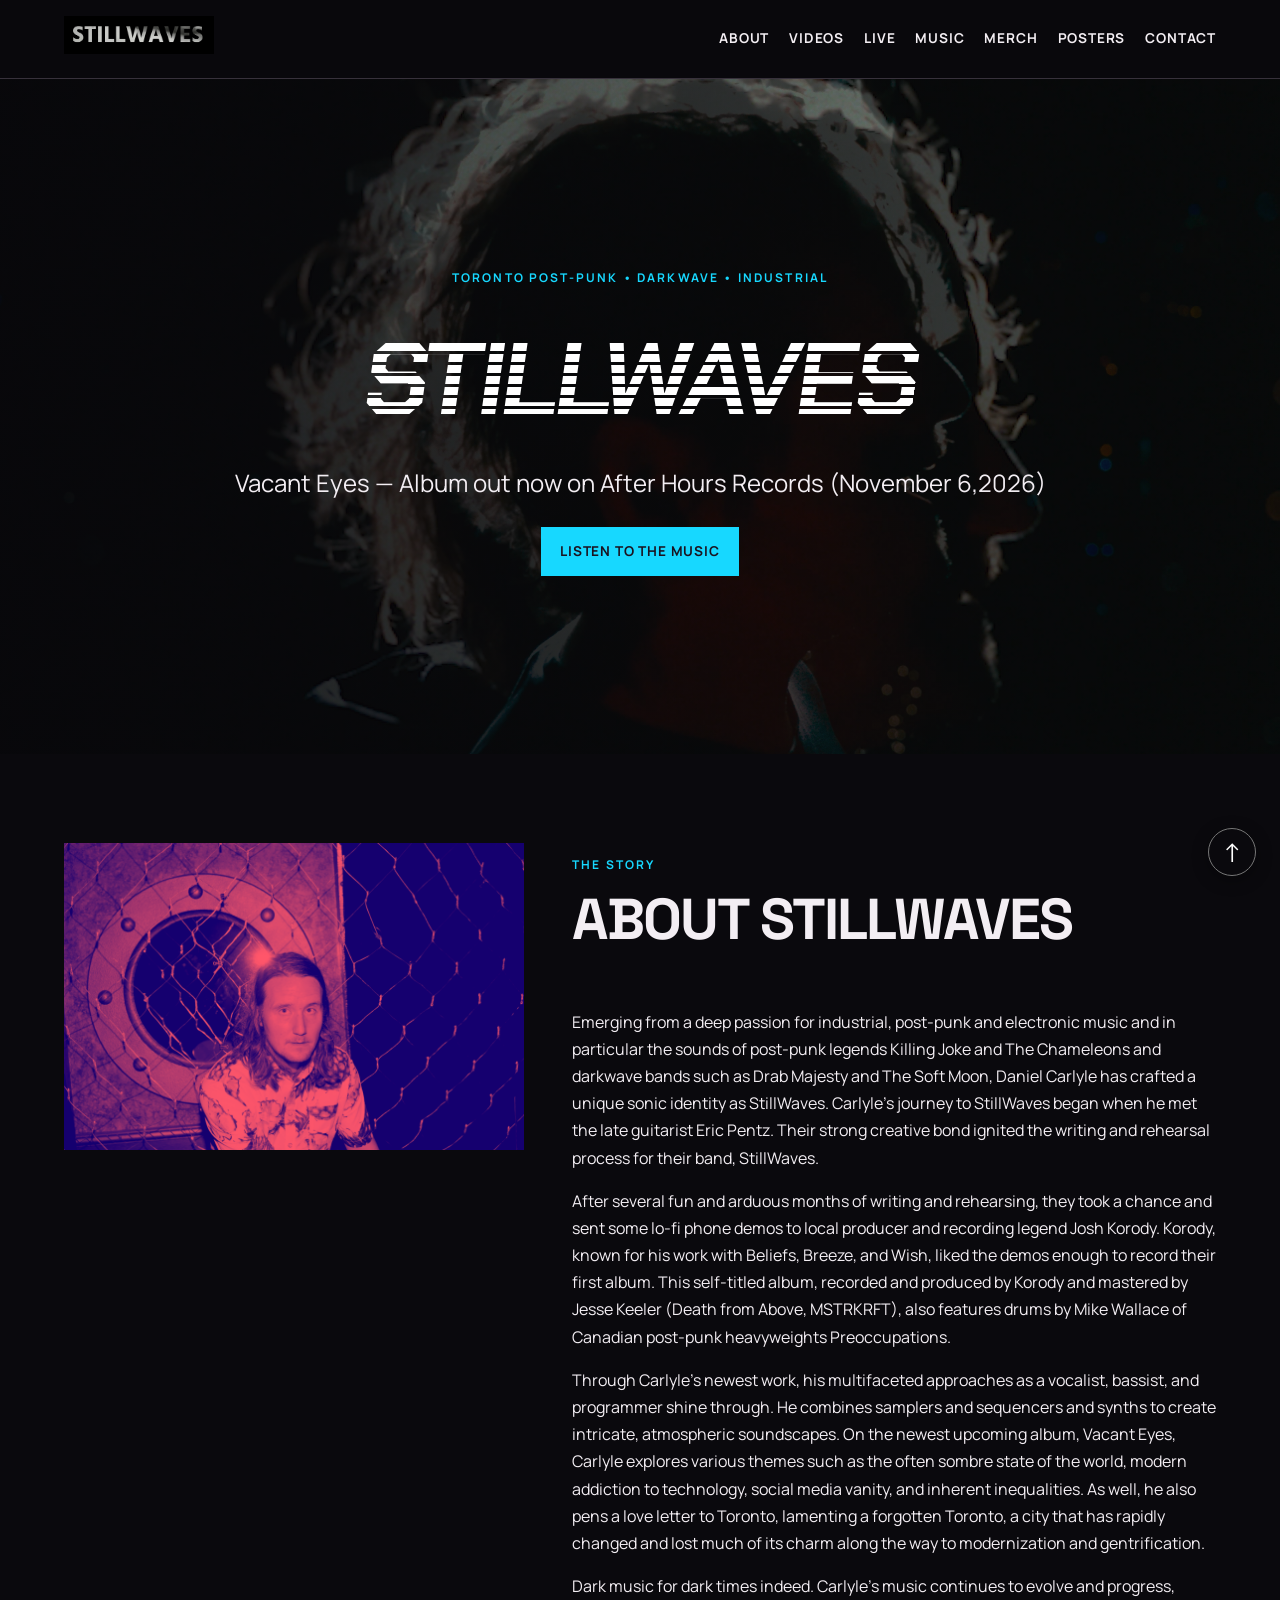
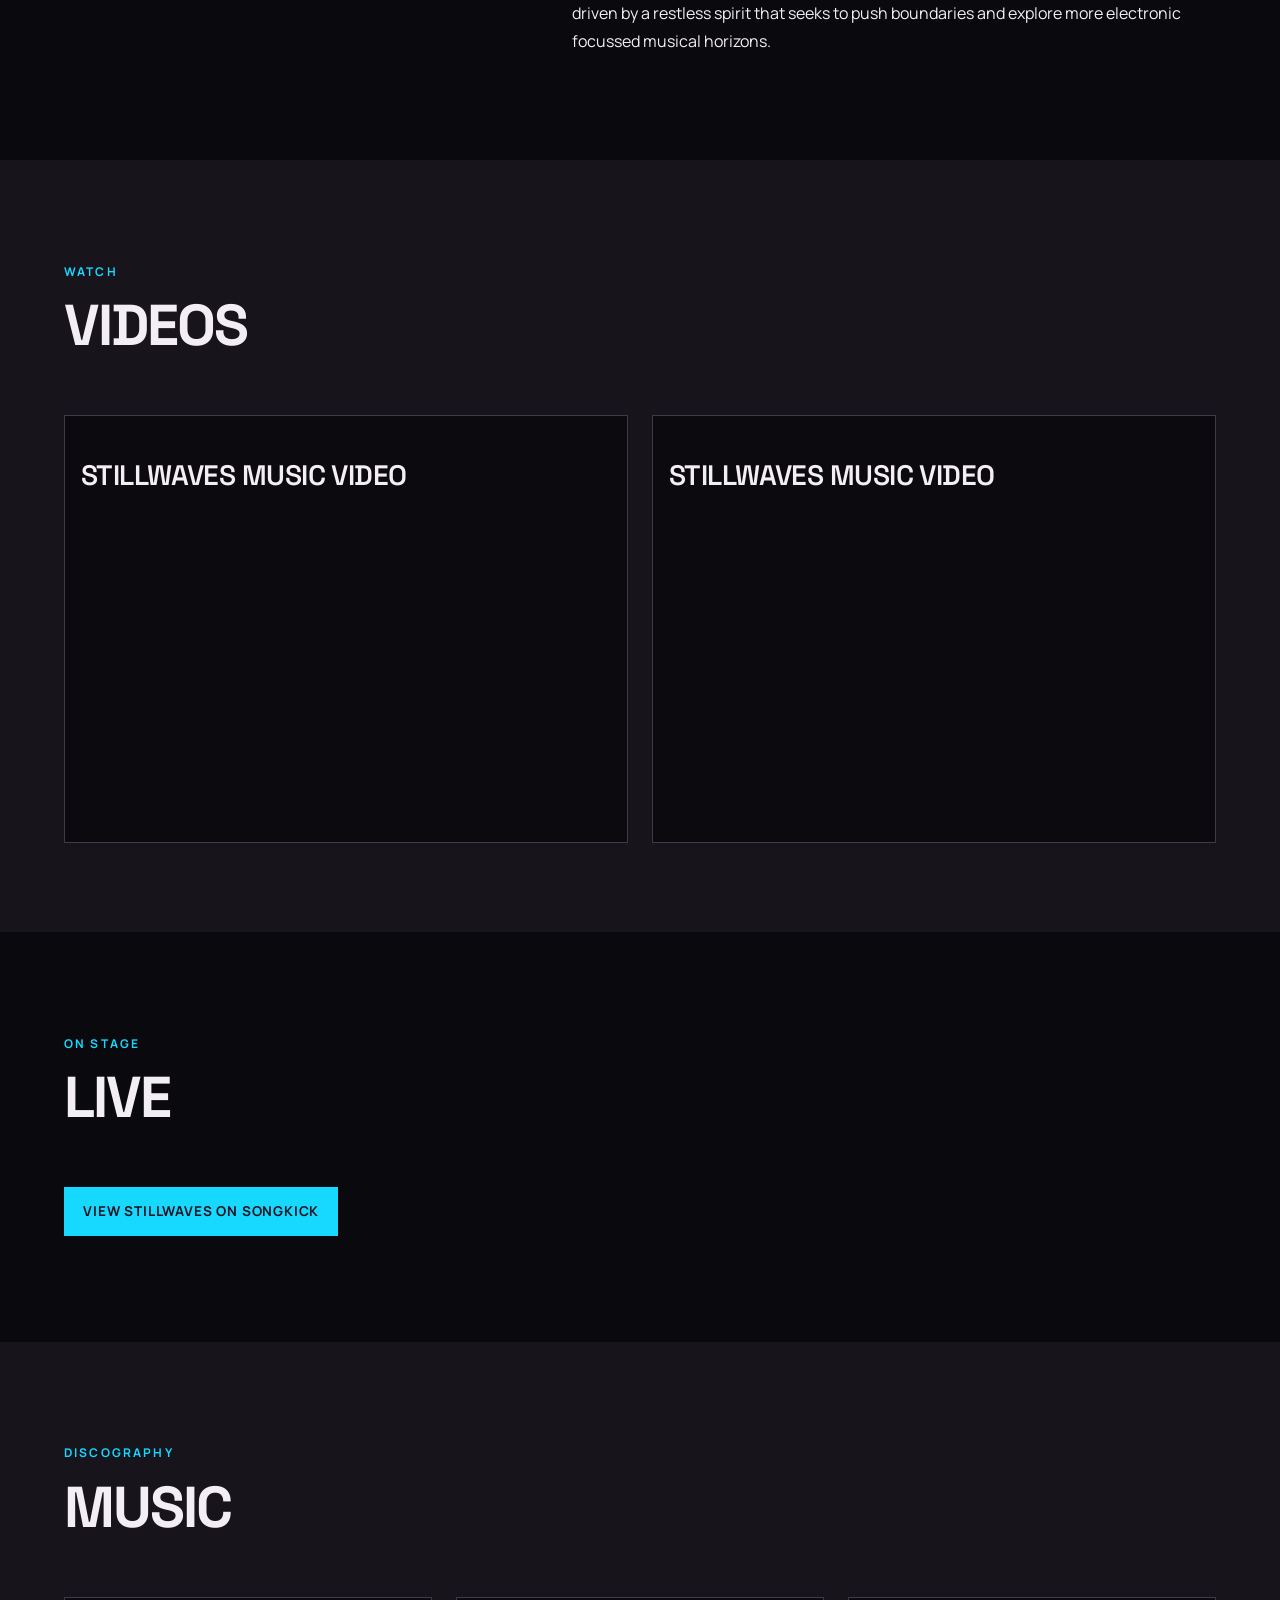
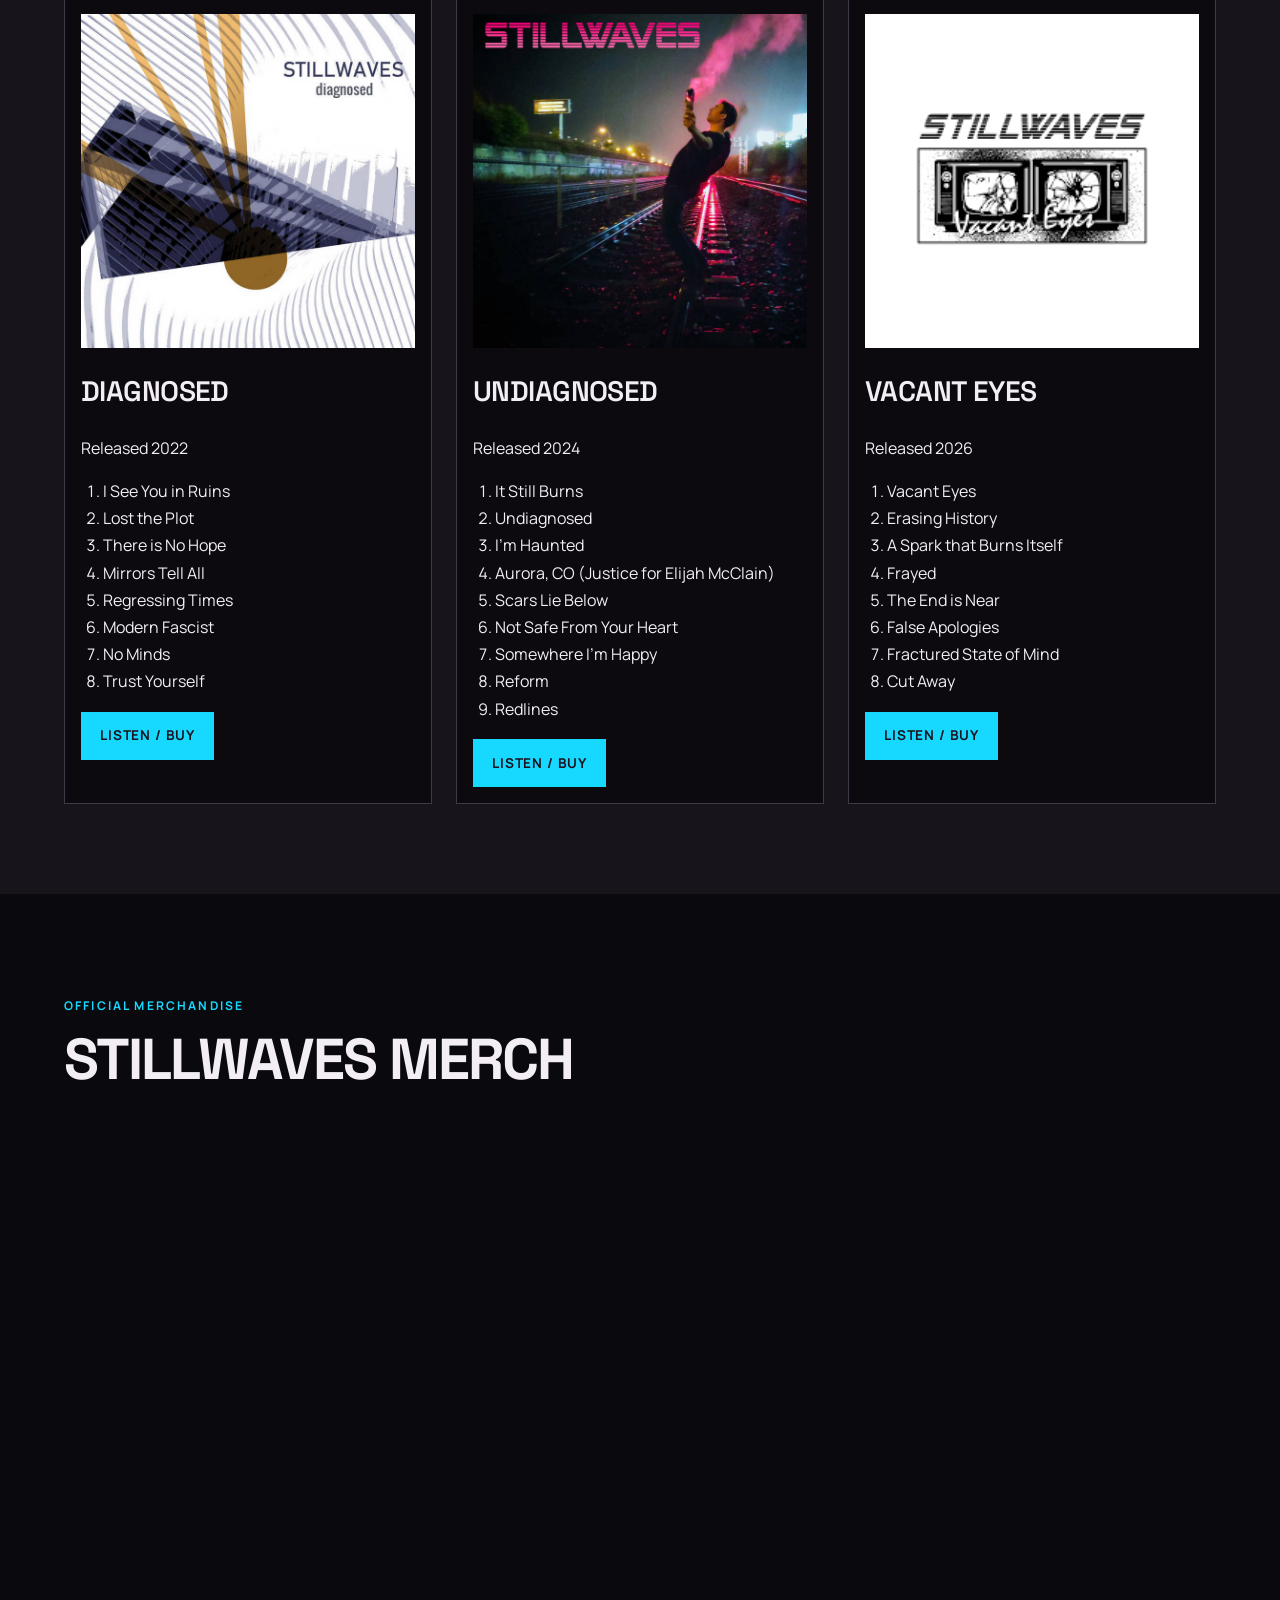
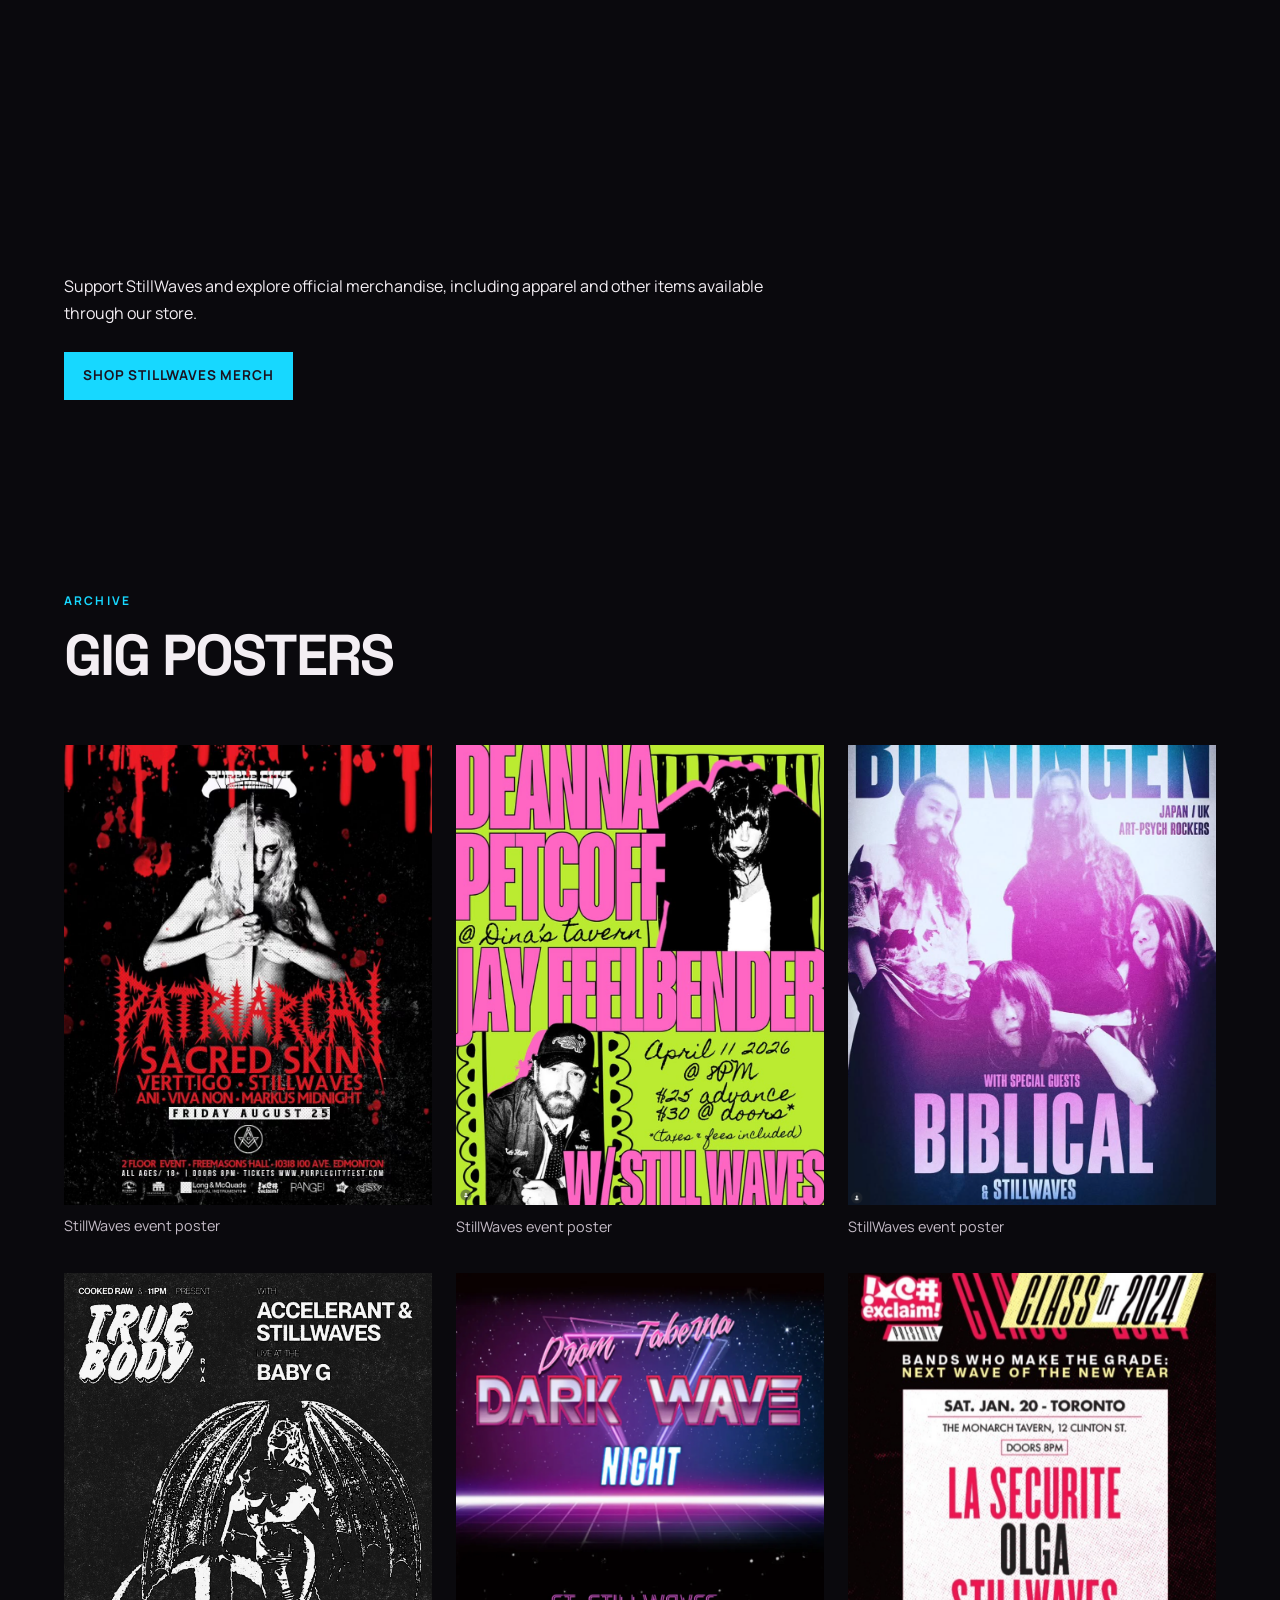
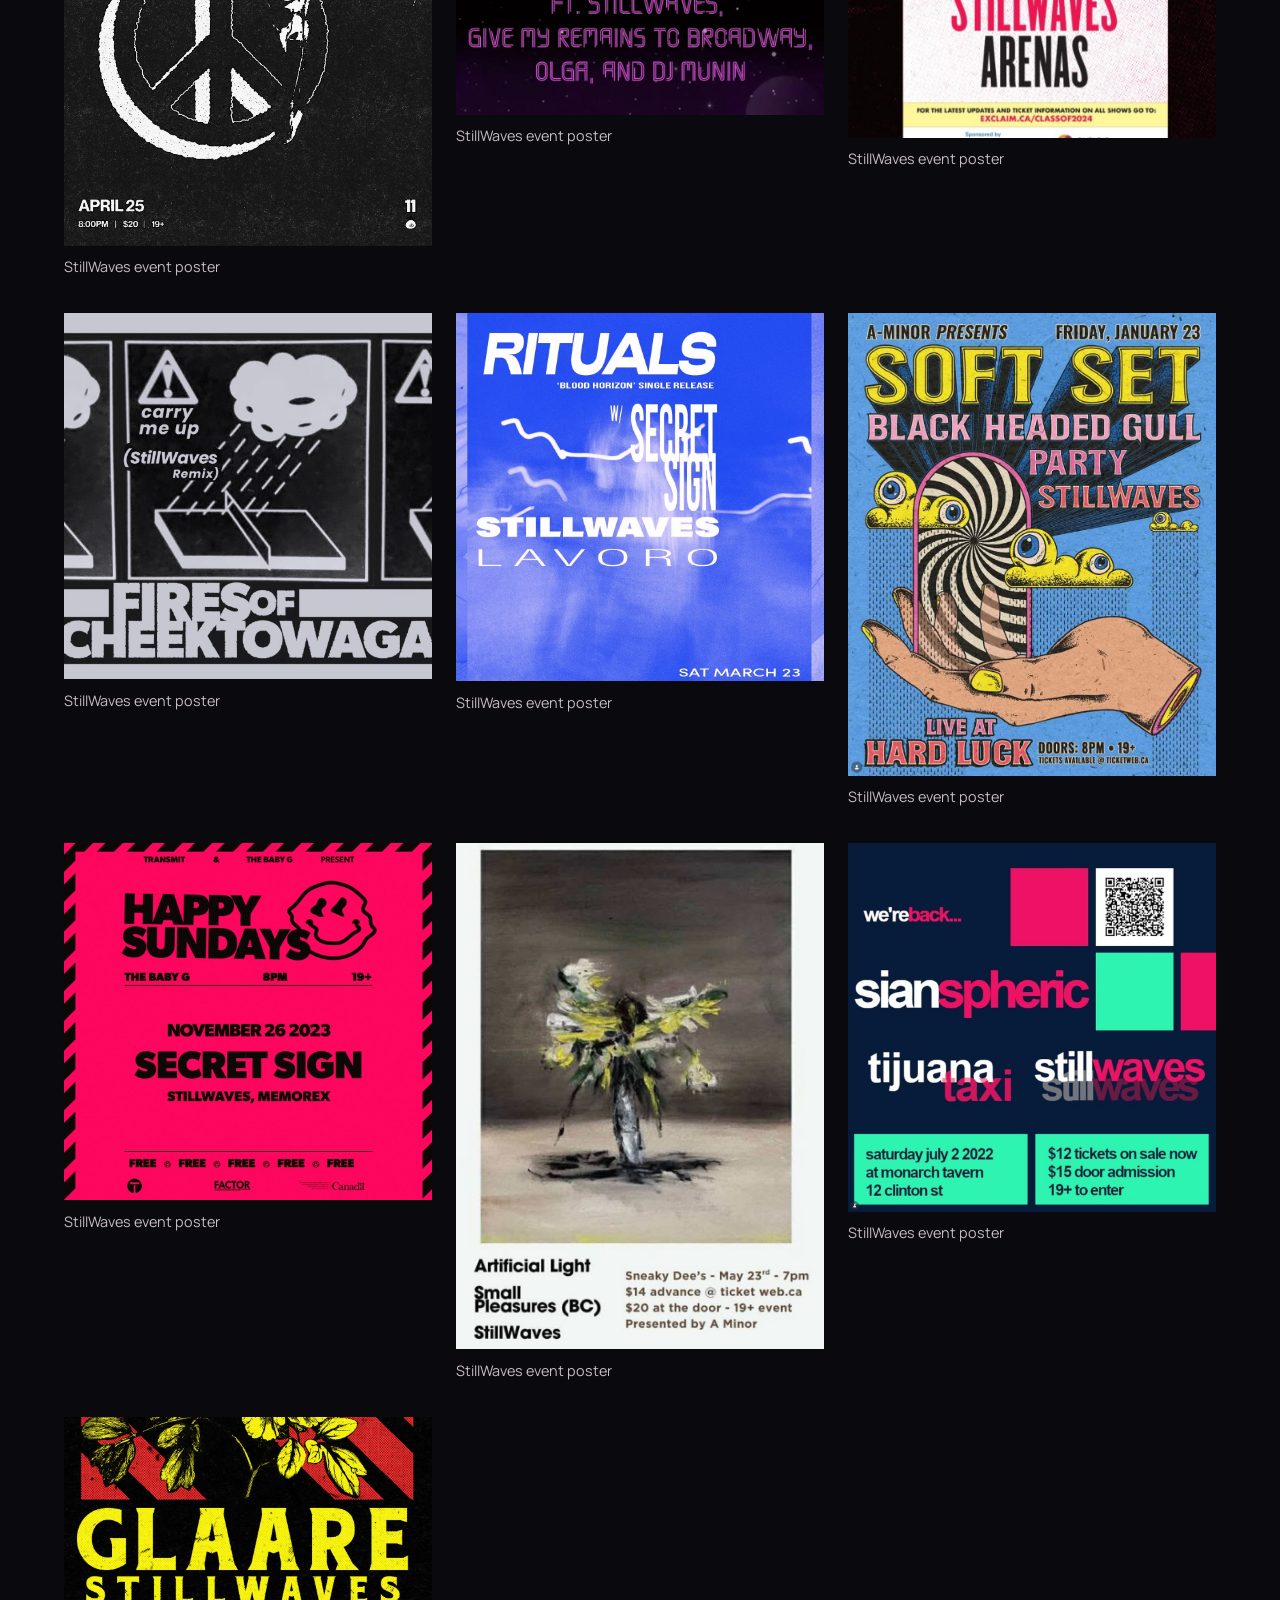
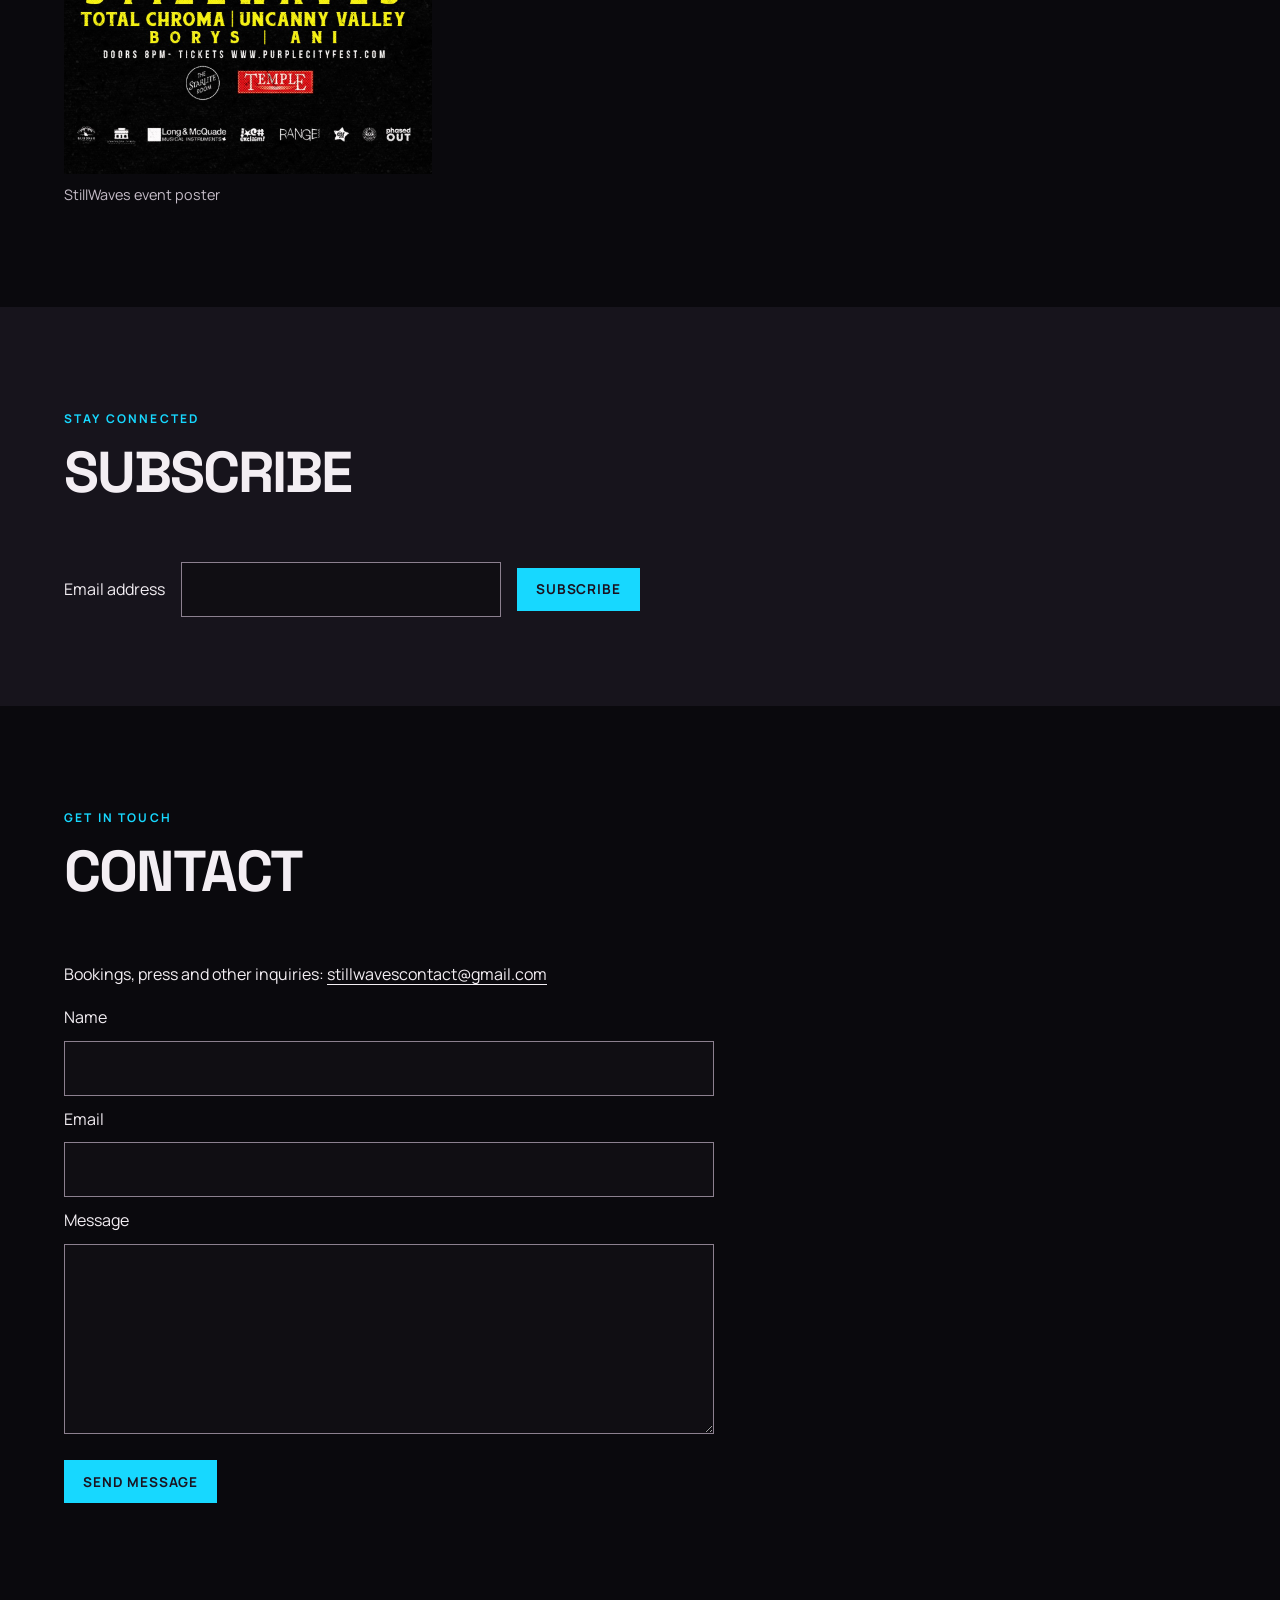
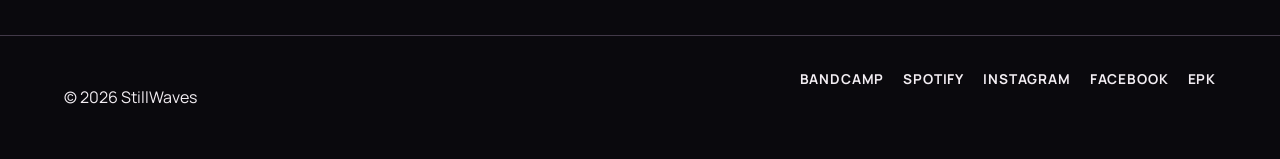
<file: index.html>
<!doctype html><html lang="en"><head><meta charset="utf-8"><meta name="viewport" content="width=device-width, initial-scale=1"><meta name="description" content="StillWaves: Toronto post-punk, darkwave and industrial music"><meta name="theme-color" content="#0a090d"><title>StillWaves | Toronto darkwave and post-punk</title><link rel="icon" href="/img/favicon.ico">

<link rel="preconnect" href="https://fonts.googleapis.com">
<link rel="preconnect" href="https://fonts.gstatic.com" crossorigin>


<link
  href="https://fonts.googleapis.com/css2?family=Chakra+Petch:wght@700&family=Manrope:wght@400;500;600;700&family=Space+Grotesk:wght@400;500;600;700&display=swap"
  rel="stylesheet"
>

<link rel="stylesheet" href="/css/site.css">
  
  <link rel="stylesheet" href="/css/site.css"><script src="/js/site.js" defer></script></head><body>
<a class="skip" href="#main">Skip to main content</a><header class="header"><a class="logo" href="#home"><img src="/img/logo.png" alt="StillWaves home"></a><button class="menu" aria-expanded="false" aria-controls="navigation" type="button">Menu</button><nav id="navigation" aria-label="Primary"><a href="#about">About</a><a href="#videos">Videos</a><a href="#live">Live</a><a href="#music">Music</a><a href="#merch">Merch</a><a href="#posters">Posters</a><a href="#contact">Contact</a></nav></header>
<main id="main"><section class="hero" id="home" aria-labelledby="hero-title"><div><p class="kicker" id="tagline">Toronto post-punk · darkwave · industrial</p>
<h1 class="stillwaves-logo">
  <span>STILLWAVES</span>
</h1>
<p id="announcement">Vacant Eyes — out now</p><a class="cta" href="#music">Listen to the music</a></div></section>
<section id="about" class="section split" aria-labelledby="about-title"><img class="portrait" src="/img/Daniel-Carlyle-StillWaves-FrontPerson.png" alt="Daniel Carlyle performing with StillWaves" loading="lazy"><div><p class="kicker">The story</p><h2 id="about-title">About StillWaves</h2><div id="about-copy"></div></div></section>
<section id="videos" class="section shade" aria-labelledby="videos-title"><p class="kicker">Watch</p><h2 id="videos-title">Videos</h2><div id="video-list" class="grid two"></div></section>
<section id="live" class="section" aria-labelledby="live-title">
  <p class="kicker">On stage</p>
  <h2 id="live-title">Live</h2>

  <div class="songkick-container">
    <a
      href="https://www.songkick.com/artists/10204699"
      class="songkick-widget"
      data-theme="dark"
      data-track-button="on"
      data-detect-style="off"
      data-background-color="rgb(0,0,0,1)"
      data-font-color="rgb(255,255,255,1)"
      data-button-bg-color="rgb(255,255,255,1)"
      data-button-text-color="rgb(0,0,0,1)"
      data-locale="en"
      data-other-artists="on"
      data-share-button="on"
      data-country-filter="on"
      data-rsvp="on"
      data-request-show="on"
      data-past-events="off"
      data-past-events-offtour="off"
      data-remind-me="off"
      style="display: none;"
    ></a>
  </div>

  <p>
    <a class="cta" id="songkick"
       href="https://www.songkick.com/artists/10204699"
       target="_blank" rel="noopener noreferrer">
      View StillWaves on Songkick
    </a>
  </p>
</section>
<section id="music" class="section shade" aria-labelledby="music-title"><p class="kicker">Discography</p><h2 id="music-title">Music</h2><div id="album-list" class="grid three"></div></section>

<section id="merch" class="section" aria-labelledby="merch-title">
  <p class="kicker">Official merchandise</p>
  <h2 id="merch-title">StillWaves Merch</h2>

  <iframe
  src="https://merchlinks.fanbace.com/stores/288f9bd4-032b-4d1d-827c-44d3a36500e7"
  title="StillWaves merchandise store"
  loading="lazy"
  style="width:100%;min-height:700px;border:0;"
></iframe>

  <div class="merch-content">
    <p>
      Support StillWaves and explore official merchandise,
      including apparel and other items available through our store.
    </p>

    <a
      class="cta"
      href="https://merchlinks.fanbace.com/stores/288f9bd4-032b-4d1d-827c-44d3a36500e7"
      target="_blank"
      rel="noopener noreferrer"
    >
      Shop StillWaves Merch
    </a>
  </div>
</section>

  
<section id="posters" class="section" aria-labelledby="posters-title"><p class="kicker">Archive</p><h2 id="posters-title">Gig posters</h2><div id="poster-list" class="grid three posters"></div></section>
<section id="newsletter" class="section shade" aria-labelledby="newsletter-title"><p class="kicker">Stay connected</p><h2 id="newsletter-title">Subscribe</h2><form id="newsletter-form" method="post" target="_blank" class="inline-form"><label for="subscribe-email">Email address</label><input type="email" id="subscribe-email" name="EMAIL" autocomplete="email" required><div class="hidden-field" aria-hidden="true"><label for="subscribe-bot">Leave empty</label><input id="subscribe-bot" name="b_ce3d72c843c669c19339f4085_3097088881" tabindex="-1"></div><button type="submit">Subscribe</button></form></section>
<section id="contact" class="section" aria-labelledby="contact-title"><p class="kicker">Get in touch</p><h2 id="contact-title">Contact</h2><p>Bookings, press and other inquiries: <a id="contact-email" href="mailto:stillwavescontact@gmail.com">stillwavescontact@gmail.com</a></p><form
  id="contact-form"
  action="https://formspree.io/mzbjdelp"
  method="POST"
  class="contact-form"
><label for="contact-name">Name</label><input id="contact-name" name="name" autocomplete="name" required><label for="contact-reply">Email</label><input id="contact-reply" type="email" name="_replyto" autocomplete="email" required><label for="contact-message">Message</label><textarea id="contact-message" name="message" rows="6" required></textarea><button type="submit">Send message</button><p id="form-status" role="status" aria-live="polite"></p></form></section></main>

  <a href="#home" class="back-to-top" aria-label="Back to top">
  ↑
</a>
  
  <footer class="footer">
  <p>© <span id="year"></span> StillWaves</p>

  <nav aria-label="Social and press">
    <a id="bandcamp" href="https://stillwaves.bandcamp.com/"
       target="_blank" rel="noopener noreferrer">Bandcamp</a>
    <a id="spotify" href="#"
       target="_blank" rel="noopener noreferrer">Spotify</a>
    <a id="instagram" href="#"
       target="_blank" rel="noopener noreferrer">Instagram</a>
    <a id="facebook" href="#"
       target="_blank" rel="noopener noreferrer">Facebook</a>
    <a href="/epk.html">EPK</a>
  </nav>
</footer>

  <script
  src="https://widget-app.songkick.com/injector/10204699"
  defer>
</script>


</body></html>
</file>
<file: css/site.css>
:root{color-scheme:dark;--bg:#0a090d;--panel:#17141c;--fg:#f3eef3;--muted:#c5bcc7;--accent:#17d8ff}*{box-sizing:border-box}html{scroll-behavior:smooth;scroll-padding-top:6rem}body{margin:0;background:var(--bg);color:var(--fg);font:16px/1.7 system-ui,-apple-system,sans-serif}a{color:inherit;text-underline-offset:.25em}a:hover{color: #ffffff;}:focus-visible{outline:3px solid #ffdcff;outline-offset:4px}.skip{position:absolute;top:-80px;left:1rem;z-index:20;background:#fff;color:#000;padding:.75rem}.skip:focus{top:1rem}.header{position:sticky;top:0;z-index:10;background:#0a090df5;border-bottom:1px solid #37313b;display:flex;align-items:center;justify-content:space-between;gap:1rem;padding:1rem 5%}.logo img{width:150px;max-width:100%;height:auto}.header nav{display:flex;flex-wrap:wrap;gap:1.25rem}.header nav a,.footer a{text-decoration:none;text-transform:uppercase;letter-spacing:.09em;font-size:.82rem}.menu{display:none}.hero{min-height:75vh;display:grid;place-items:center;text-align:center;padding:6rem 1rem;background:linear-gradient(90deg,#08070bd9,#08070b70),url('/img/banner-bg.jpg') center/cover}.hero h1{font-size:clamp(3.5rem,12vw,10rem);line-height:1;letter-spacing:.07em;margin:.2em 0;font-family:Impact,'Arial Narrow',sans-serif}.hero #announcement{font-size:clamp(1.05rem,2vw,1.5rem)}.kicker{color:var(--accent);text-transform:uppercase;letter-spacing:.18em;font-size:.8rem;font-weight:700}.cta,button{display:inline-block;background:var(--accent);color:#1b1320;padding:.8rem 1.2rem;border:0;text-decoration:none;font-weight:700;cursor:pointer}.section{padding:clamp(4rem,7vw,7rem) max(5%,calc((100% - 1160px)/2));}.shade{background:var(--panel)}h2{font-size:clamp(2.3rem,5vw,4rem);line-height:1.1;text-transform:uppercase;letter-spacing:.04em;margin:.2em 0 1em}.split{display:grid;grid-template-columns:minmax(0,1fr) minmax(0,1.4fr);gap:3rem;align-items:start}.portrait{width:100%;height:auto;max-height:670px;object-fit:cover}.grid{display:grid;gap:1.5rem}.two{grid-template-columns:repeat(2,minmax(0,1fr))}.three{grid-template-columns:repeat(3,minmax(0,1fr))}.card{background:#0c0a0f;padding:1rem;border:1px solid #423948}.card img{display:block;width:100%;height:auto;aspect-ratio:1;object-fit:cover}.card h3{font-size:1.5rem}.card ol{padding-left:1.4rem}.frame{aspect-ratio:16/9}.frame iframe{width:100%;height:100%;border:0}.poster{margin:0}.poster img{width:100%;height:auto;display:block}.poster figcaption{padding:.6rem 0;color:var(--muted);font-size:.9rem}input,textarea{background:#100e13;color:var(--fg);border:1px solid #8c808f;padding:.8rem;font:inherit;width:100%;max-width:650px}.contact-form{display:grid;gap:.6rem;max-width:650px}.contact-form button{justify-self:start;margin-top:1rem}.inline-form{display:flex;flex-wrap:wrap;align-items:center;gap:1rem}.inline-form input{max-width:320px}.hidden-field{position:absolute;left:-10000px}.footer{display:flex;justify-content:space-between;gap:2rem;flex-wrap:wrap;padding:2rem 5%;border-top:1px solid #423948}.footer nav{display:flex;gap:1.2rem;flex-wrap:wrap}@media(max-width:760px){.menu{display:block}.header{flex-wrap:wrap}.header nav{display:none;flex-basis:100%;flex-direction:column}.header nav.open{display:flex}.split,.two,.three{grid-template-columns:1fr}.hero{min-height:60vh}.portrait{max-width:480px}}@media(prefers-reduced-motion:reduce){html{scroll-behavior:auto}*,*::before,*::after{transition:none!important;animation:none!important}}

html {
  scroll-behavior: smooth;
}

@media (prefers-reduced-motion: reduce) {
  html {
    scroll-behavior: auto;
  }
}

.back-to-top {
  position: fixed;
  bottom: 24px;
  right: 24px;
  z-index: 1000;
  display: flex;
  align-items: center;
  justify-content: center;
  width: 48px;
  height: 48px;
  border: 1px solid #777;
  border-radius: 50%;
  background: #0a090d;
  color: #fff;
  font-size: 26px;
  text-decoration: none;
  box-shadow: 0 4px 16px rgba(0, 0, 0, 0.35);
}

.back-to-top:hover,
.back-to-top:focus-visible {
  background: #fff;
  color: #0a090d;
}

.back-to-top:focus-visible {
  outline: 2px solid #fff;
  outline-offset: 3px;
}

/* Merchandise section */
.merch-content {
  max-width: 700px;
}

.merch-content p {
  margin-bottom: 1.5rem;
  line-height: 1.7;
}

#merch {
  scroll-margin-top: 90px;
}

/* STILLWAVES — Contemporary typography */
:root {
  --font-display: "Space Grotesk", Arial, sans-serif;
  --font-body: "Manrope", Arial, sans-serif;
}

/* Body and paragraphs */
body {
  font-family: var(--font-body);
  font-size: 16px;
  font-weight: 400;
  line-height: 1.7;
  letter-spacing: 0;
}
/* Contemporary StillWaves typography */

h1,
h2,
h3,
.hero h1 {
  font-family: var(--font-display);
  font-weight: 700;
  line-height: 1.1;
  text-transform: uppercase;
  letter-spacing: -0.025em;
}

.hero h1 {
  font-size: clamp(3.5rem, 9vw, 8rem);
  font-weight: 700;
  letter-spacing: -0.045em;
}

.section h2 {
  font-size: clamp(2.5rem, 4.5vw, 4.5rem);
  font-weight: 700;
  letter-spacing: -0.035em;
}

.card h3 {
  font-size: clamp(1.4rem, 2.2vw, 1.9rem);
  font-weight: 600;
  letter-spacing: -0.02em;
}

/* Small editorial labels */
.kicker {
  font-family: var(--font-body);
  font-size: 0.75rem;
  font-weight: 700;
  letter-spacing: 0.18em;
  text-transform: uppercase;
}

/* Navigation */
.header nav a,
.footer nav a {
  font-family: var(--font-body);
  font-size: 0.85rem;
  font-weight: 700;
  letter-spacing: 0.06em;
  text-transform: uppercase;
}

/* Buttons */
.cta,
button {
  font-family: var(--font-body);
  font-size: 0.85rem;
  font-weight: 700;
  letter-spacing: 0.06em;
  text-transform: uppercase;
}

/* Form fields */
input,
textarea {
  font-family: var(--font-body);
  font-size: 1rem;
}


.stillwaves-logo {
  margin: 0;
  text-align: center;
  line-height: 1;
  overflow: visible;
}

.stillwaves-logo span {
  display: inline-block;

  font-family: "Chakra Petch", sans-serif;
  font-size: clamp(2.2rem, 8vw, 7.5rem);
  font-weight: 700;
  font-style: normal;
  text-transform: uppercase;
  letter-spacing: -0.045em;
  line-height: 1.15;

  color: transparent;

  background: repeating-linear-gradient(
    to bottom,
    #fff 0px,
    #fff 8px,
    transparent 8px,
    transparent 11px
  );

  -webkit-background-clip: text;
  background-clip: text;

  transform: skewX(-8deg);
  transform-origin: center;
}


/* Main body */
body {
  font-family: "Manrope", sans-serif;
}

/* Section headings */
h2, h3, h4 {
  font-family: "Space Grotesk", sans-serif;
}

/* StillWaves striped logo */
.stillwaves-logo span {
  font-family: "Chakra Petch", sans-serif;
  font-weight: 700;
}
</file>
